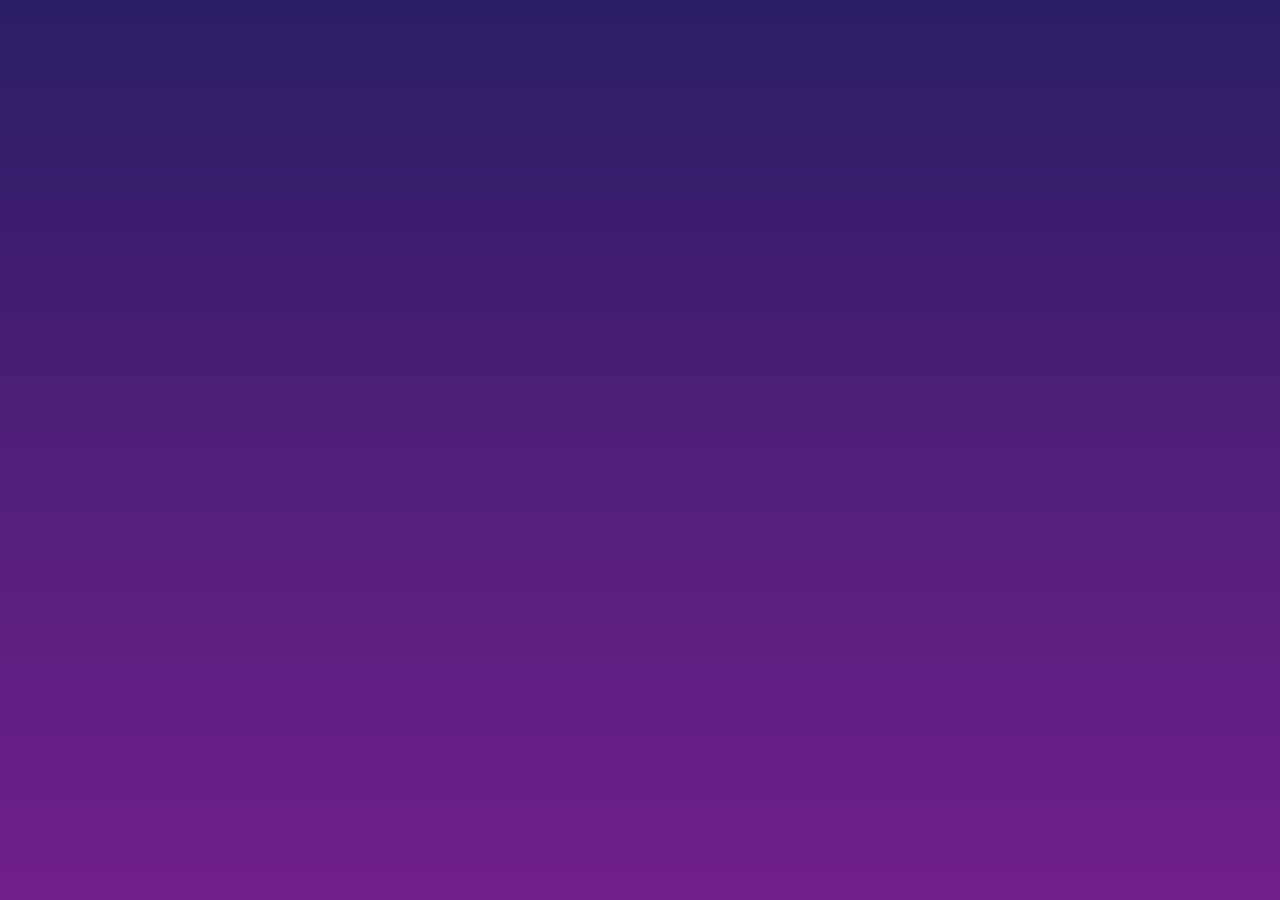
<file: index.html>
<!DOCTYPE html>
<html lang="en">
<head>
	<meta charset="UTF-8">
	<meta name="viewport" content="width=device-width, initial-scale=1.0">
	<meta http-equiv="X-UA-Compatible" content="ie=edge">
	<link href="https://fonts.googleapis.com/css?family=Oxygen" rel="stylesheet">
  <link rel="stylesheet" href="https://maxcdn.bootstrapcdn.com/bootstrap/3.3.7/css/bootstrap.min.css">
	<link rel="stylesheet" href="css/main.css">
	<title>Lyft</title>
</head>
<body class="grad">
  <div class="container-fluid">
   <div class="row">
     <div class="col-xs-12">
       <img class="logo-white" src="assets/img/logo-white.png" alt="lyft">
     </div>
  </div>
 </div>
  <script src="https://code.jquery.com/jquery-3.2.1.min.js"></script>
  <script src="https://maxcdn.bootstrapcdn.com/bootstrap/3.3.7/js/bootstrap.min.js"></script>
	<script src="js/app.js"></script>
</body>
</html>
</file>
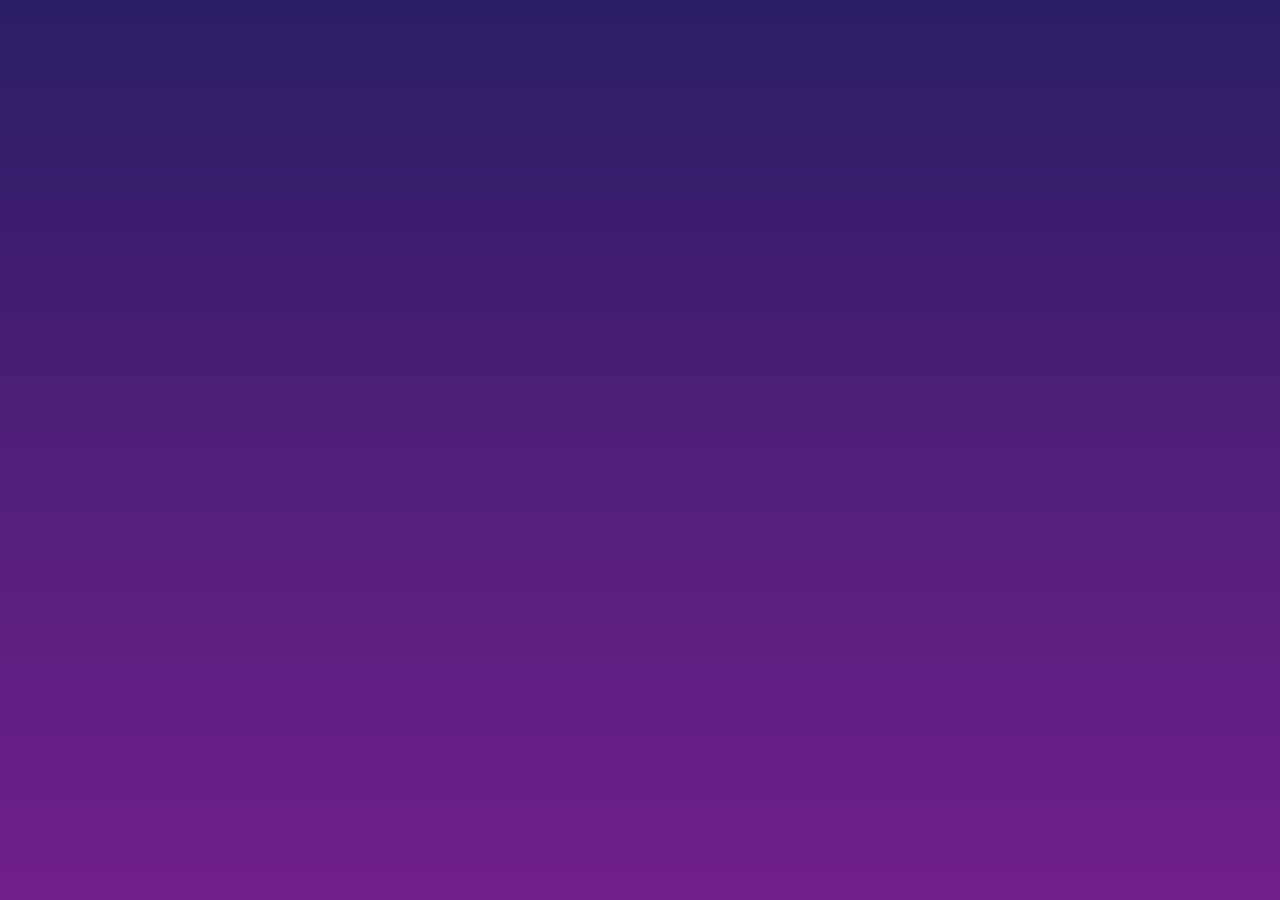
<file: views/final.html>
<!DOCTYPE html>
<html lang="en">
<head>
	<meta charset="UTF-8">
	<meta name="viewport" content="width=device-width, initial-scale=1.0">
	<meta http-equiv="X-UA-Compatible" content="ie=edge">
	<link href="https://fonts.googleapis.com/css?family=Oxygen" rel="stylesheet">
	<link rel="stylesheet" href="https://maxcdn.bootstrapcdn.com/bootstrap/3.3.7/css/bootstrap.min.css">
	<link rel="stylesheet" href="../css/main.css">
	<title>Lyft</title>
</head>
<body class="grad">
	<div class="container-fluid">
		<div class="row">
			<div class="col-xs-12">
				<img class="logo-white" src="../assets/img/logo-white.png" alt="lyft">
				<img class="check" src="../assets/img/check.gif" alt="lyft">
			</div>
		</div>
	</div>
	<script src="https://code.jquery.com/jquery-3.2.1.min.js"></script>
	<script src="https://maxcdn.bootstrapcdn.com/bootstrap/3.3.7/js/bootstrap.min.js"></script>
</body>
</html>
</file>
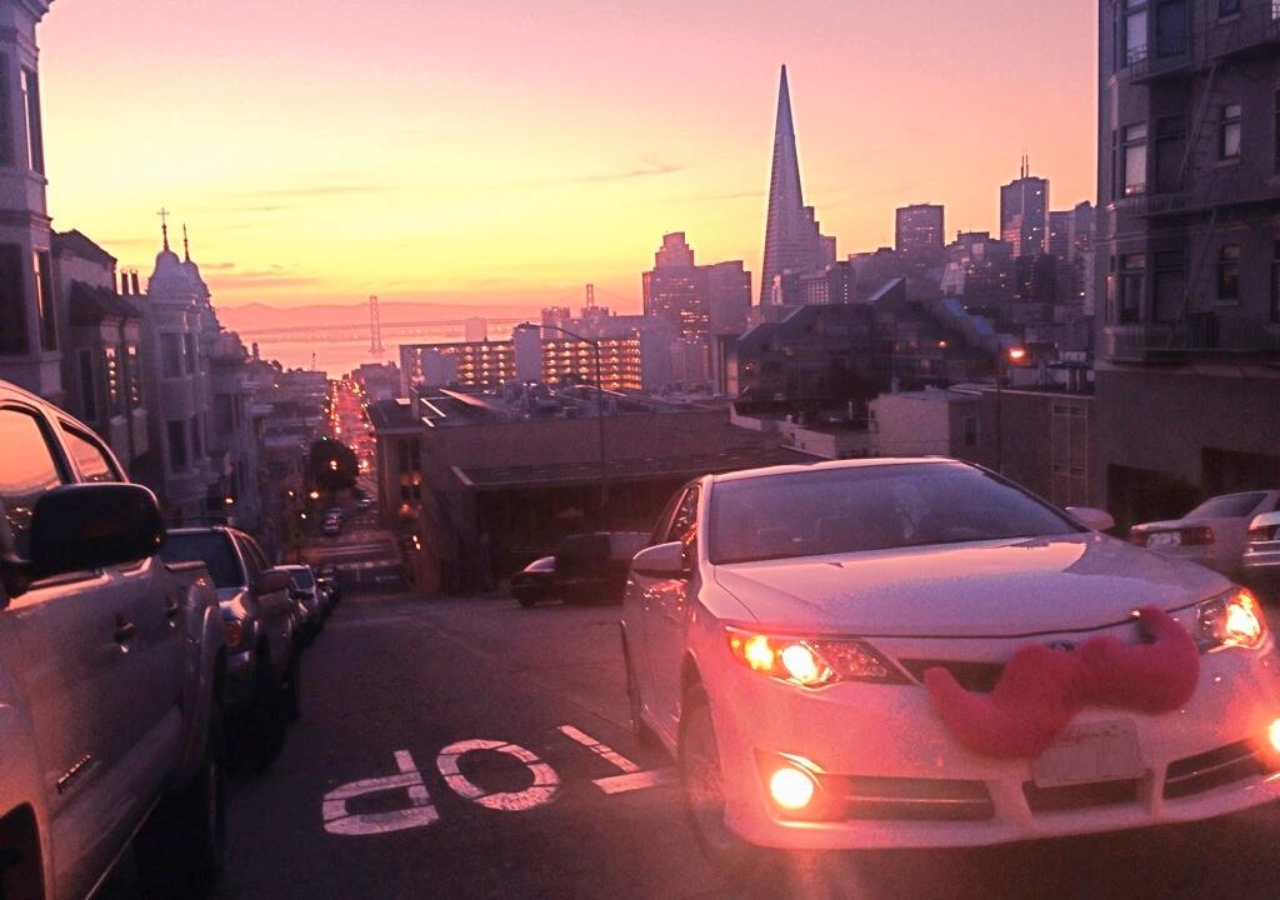
<file: views/register.html>
<!DOCTYPE html>
<html lang="en">
<head>
	<meta charset="UTF-8">
	<meta name="viewport" content="width=device-width, initial-scale=1.0">
	<meta http-equiv="X-UA-Compatible" content="ie=edge">
	<link href="https://fonts.googleapis.com/css?family=Oxygen" rel="stylesheet">
	<link rel="stylesheet" href="https://maxcdn.bootstrapcdn.com/bootstrap/3.3.7/css/bootstrap.min.css">
	<link rel="stylesheet" href="../css/main.css">
	<title>Lyft</title>
</head>
<body class="background-cars">
	<div class="container-fluid">
		<div class="row">
			<div class="col-xs-12">
				<img class="logo-magenta" src="../assets/img/logo-magenta.png" alt="lyft">
			</div>
		</div>
	</div>
	<div class="container-fluid">
		<div class="row">
			<div class="col-xs-12">
				<button id="login" class="btn btn-block btn-default" type="submit">LOG IN</button>
				<button id="signup" class="btn btn-block btn-default" type="submit">SIGN UP</button>
			</div>
		</div>
	</div>
	<script src="https://code.jquery.com/jquery-3.2.1.min.js"></script>
	<script src="https://maxcdn.bootstrapcdn.com/bootstrap/3.3.7/js/bootstrap.min.js"></script>
	<script src="../js/register.js"></script>
</body>
</html>
</file>
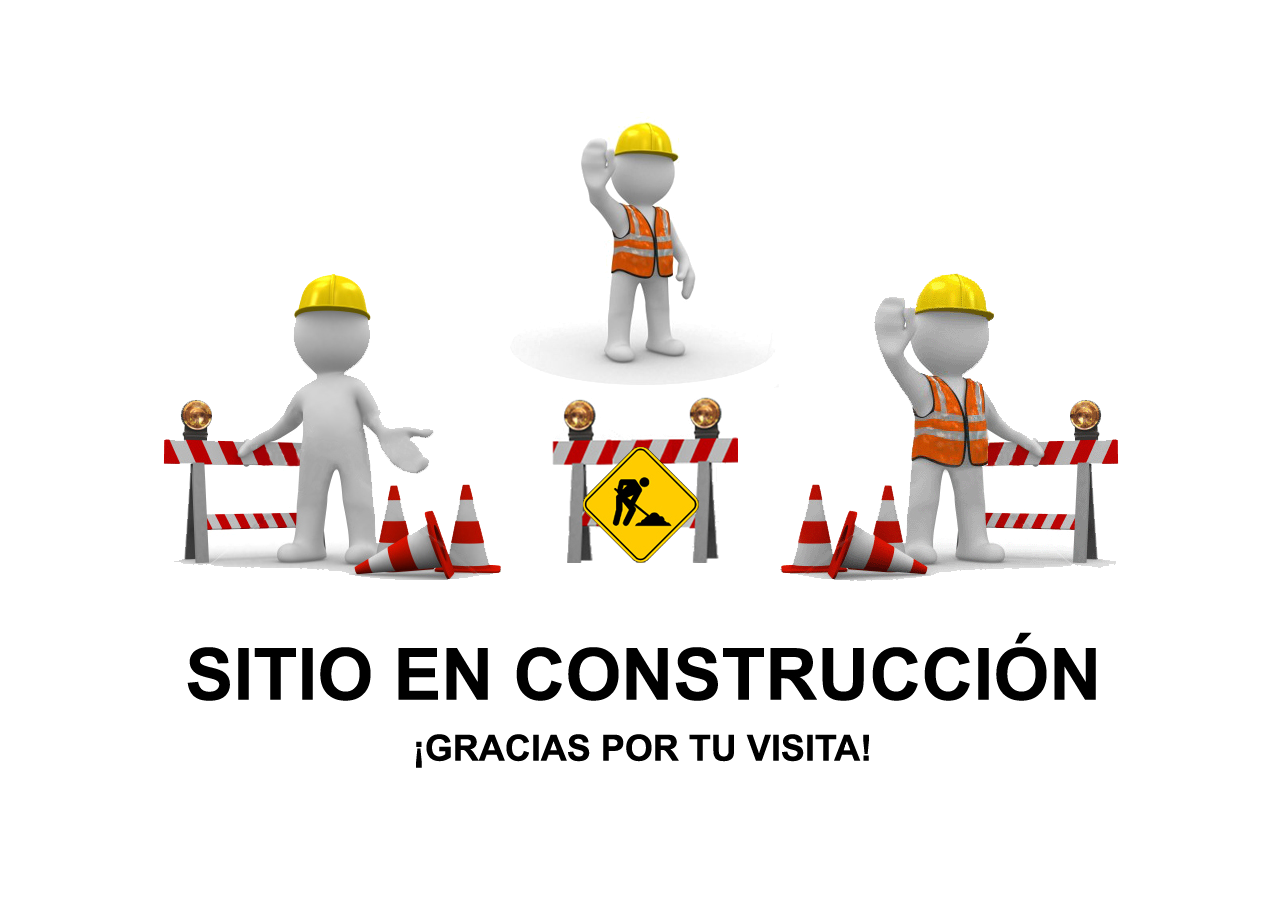
<file: views/signup.html>
<!DOCTYPE html>
<html lang="en">
<head>
	<meta charset="UTF-8">
	<meta name="viewport" content="width=device-width, initial-scale=1.0">
	<meta http-equiv="X-UA-Compatible" content="ie=edge">
	<link href="https://fonts.googleapis.com/css?family=Oxygen" rel="stylesheet">
	<link rel="stylesheet" href="https://maxcdn.bootstrapcdn.com/bootstrap/3.3.7/css/bootstrap.min.css">
	<link rel="stylesheet" href="../css/main.css">
	<title>Lyft</title>
</head>
<body class="back">
	<div class="container-fluid">
		<div class="row">
			<div class="col-xs-12">
				<button id="backward" type="button" class="btn btn-default" aria-label="Left Align">
					<span class="glyphicon glyphicon-menu-left" aria-hidden="true"></span>
				</button>
				<h3 class="text-center">Sign Up</h3>
				<br>
				<h5 class="text-center">Join now for free ride credit</h5>
				<hr>
			</div>
		</div>
	</div>
	<div class="container-fluid">
		<div class="row">
			<div class="col-xs-5">
				<select class="form-control">
					<option value="México">México +52</option>
					<option value="Perú">Perú +51</option>
					<option value="Colombia">Colombia +57</option>
					<option value="Argentina">Argentina +54</option>
				</select>
			</div>
			<div class="col-xs-7">
				<input id="phone" type="text" class="form-control" maxlength="9">
			</div>
		</div>
	</div>
	<br>
	<div class="container-fluid">
		<div class="row">
			<div class="col-xs-12">
				<h5 class="text-center">We'll send a text to verify your phone</h5>
				<br>
				<button id="next" class="btn btn-block btn-default" type="submit" disabled>NEXT</button>
			</div>
		</div>
	</div>
	<script src="https://code.jquery.com/jquery-3.2.1.min.js"></script>
	<script src="https://maxcdn.bootstrapcdn.com/bootstrap/3.3.7/js/bootstrap.min.js"></script>
	<script src="../js/signup.js"></script>
</body>
</html>
</file>
<file: css/main.css>
* {
  box-sizing: border-box;
  margin: 0;
  padding: 0;
  font-family: 'Oxygen', sans-serif;
}
.grad {
  background: linear-gradient(0deg,#711f8d,#2b1e66);
  height: 100vh;
  background-position: center center;
}
.logo-white, .logo-magenta {
  width: 40%;
  margin: auto;
  position: relative;
  left: 30%;
  margin-top: 50%;
  margin-bottom: 5%;
}
h5{
  color: #566573;
}
.background-cars{
  background-image: url(../assets/img/cars.jpg);
  background-repeat: no-repeat;
  background-size: cover;
  background-position: center;
  background-attachment: fixed;
}
.check{
  width: 40%;
  margin: auto;
  position: absolute;
  margin-top: 80%;
  left: 30%;
}
/*Tamaño tablet y desktop*/
@media screen and (min-width:500px){
.back{
  background-image: url(../assets/img/web.png);
  background-size: contain;
  background-position: center;
  background-attachment: fixed;
  background-repeat: no-repeat;
}
.row{
  display: none;
}
}
</file>
